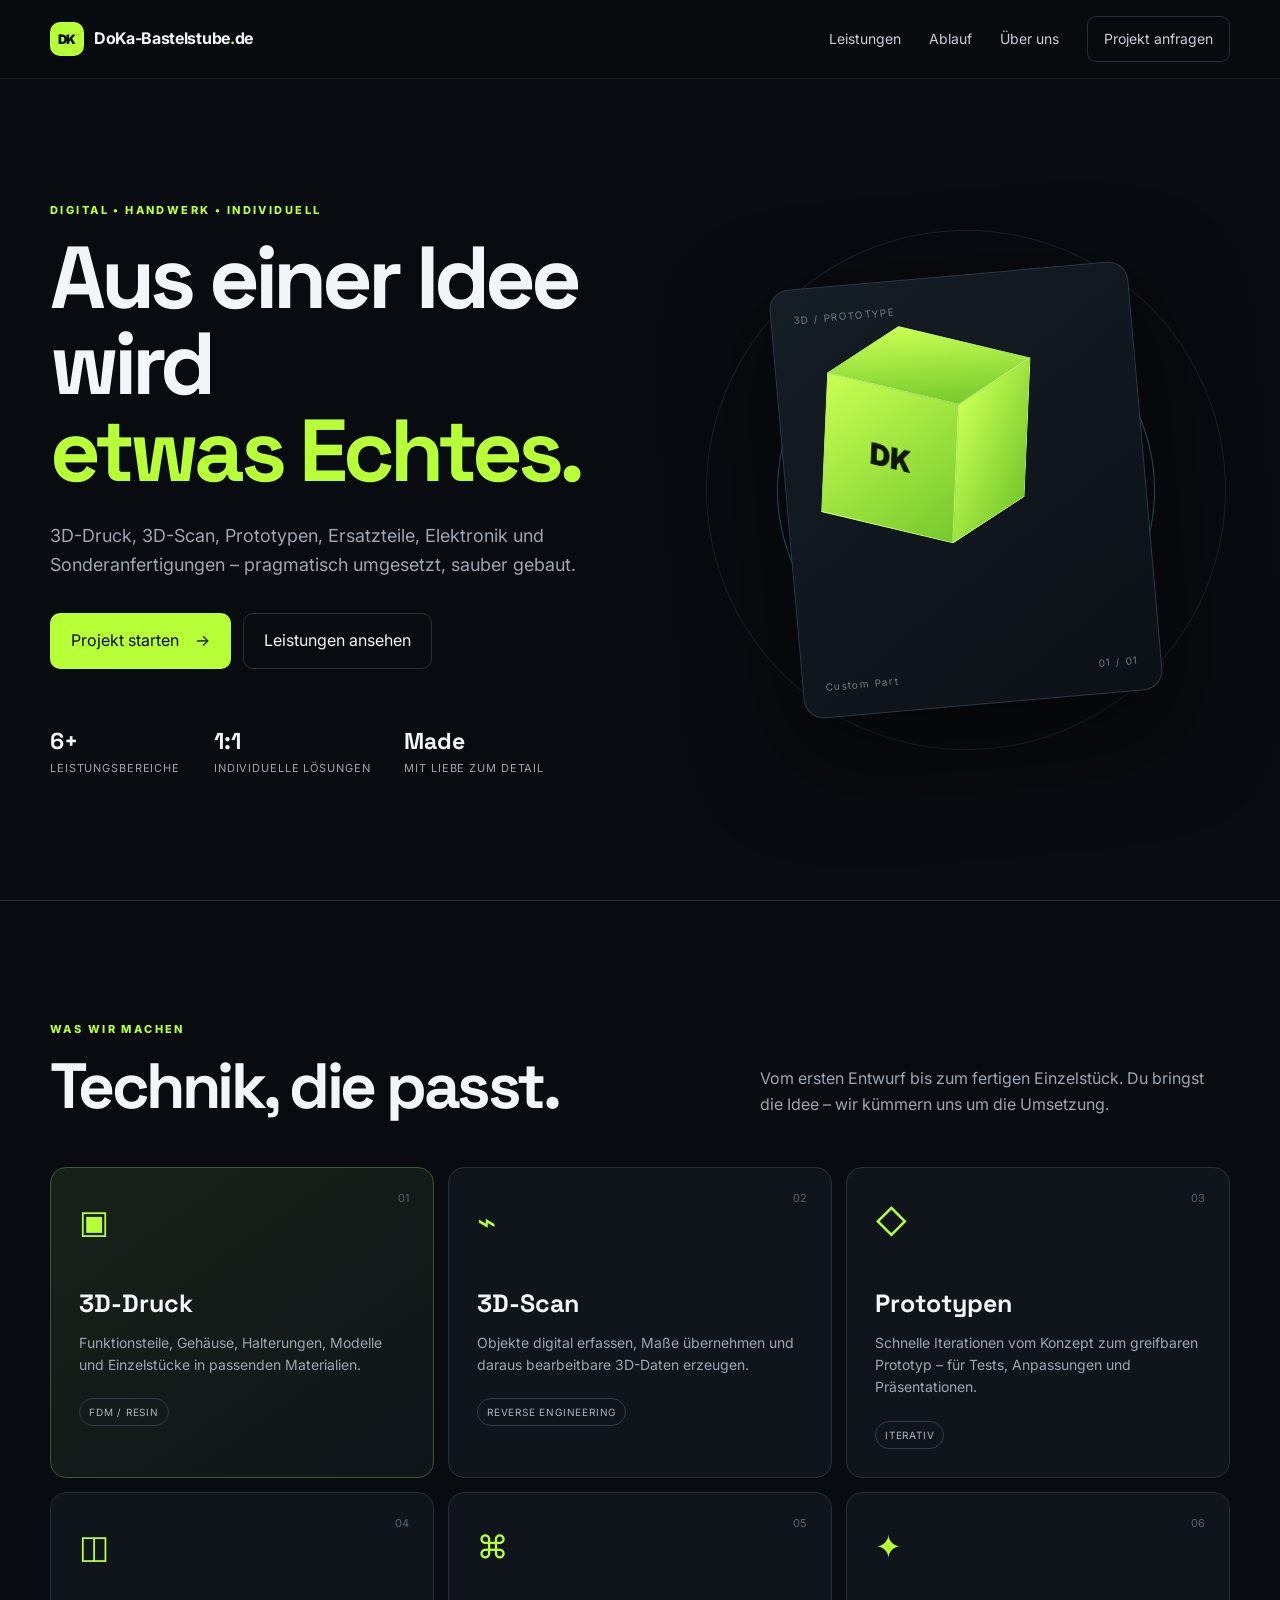
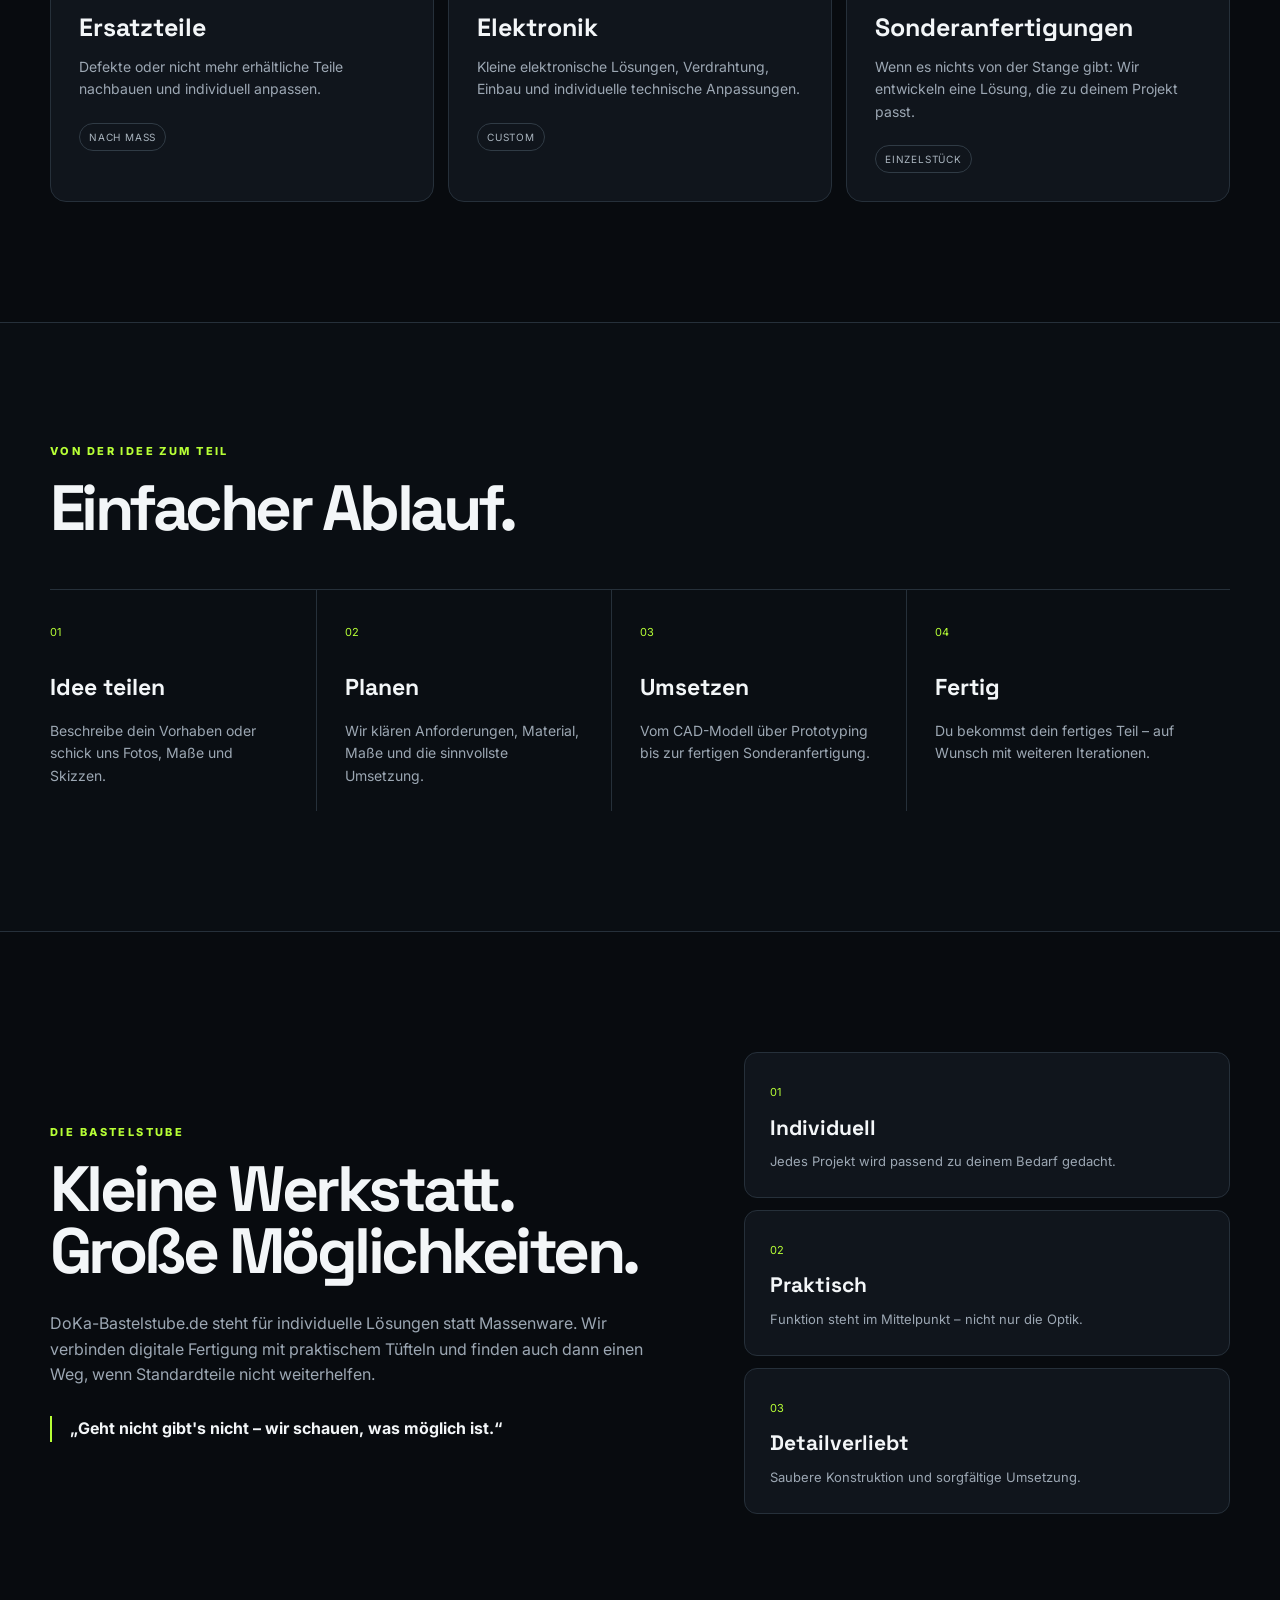
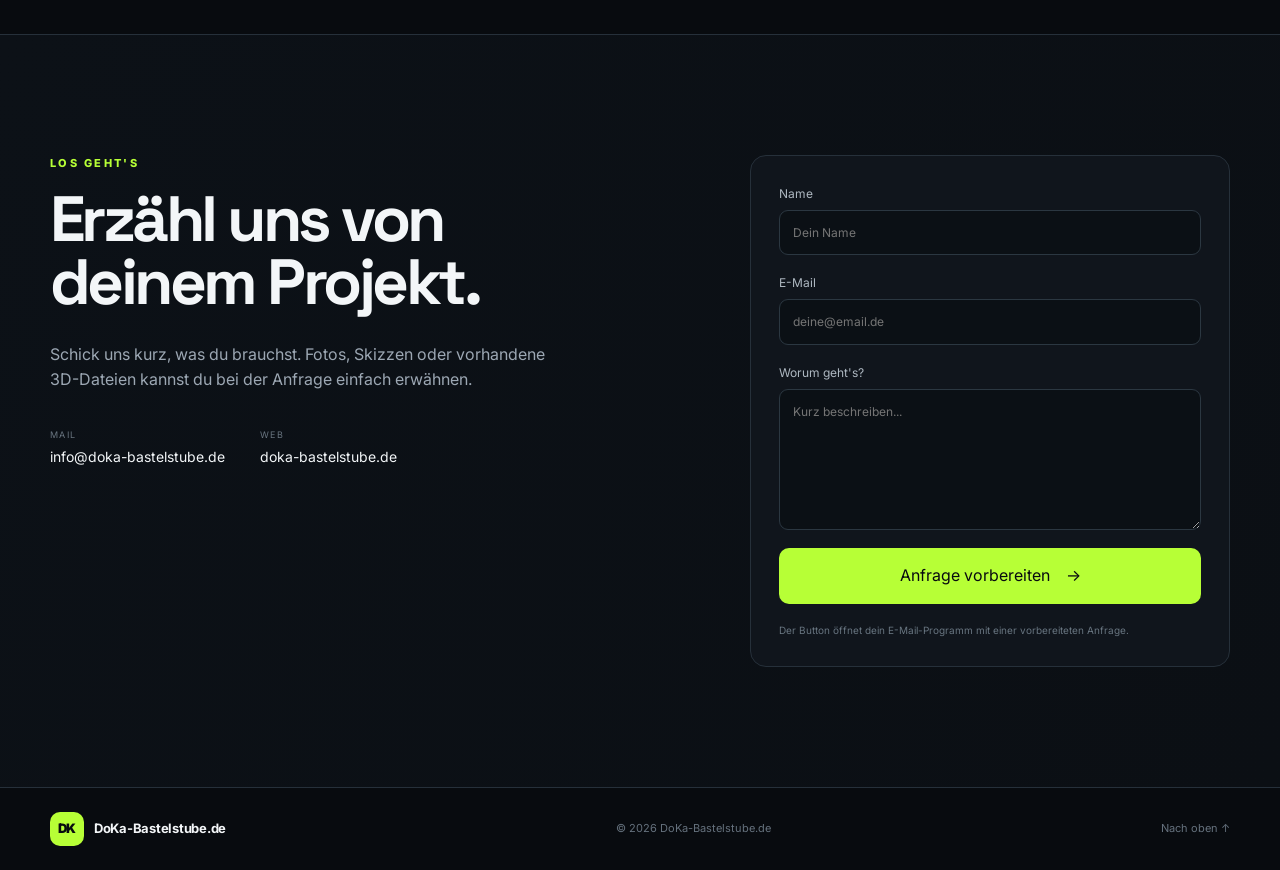
<file: index.html>
<!doctype html>
<html lang="de">
<head>
  <meta charset="utf-8">
  <meta name="viewport" content="width=device-width, initial-scale=1">
  <meta name="description" content="DoKa-Bastelstube.de – 3D-Druck, 3D-Scan, Prototypen, Ersatzteile, Elektronik und Sonderanfertigungen.">
  <meta name="theme-color" content="#0b0f14">
  <title>DoKa-Bastelstube.de | 3D-Druck & Sonderanfertigungen</title>
  <link rel="preconnect" href="https://fonts.googleapis.com">
  <link rel="preconnect" href="https://fonts.gstatic.com" crossorigin>
  <link href="https://fonts.googleapis.com/css2?family=Inter:wght@400;500;600;700;800&family=Space+Grotesk:wght@500;600;700&display=swap" rel="stylesheet">
  <link rel="stylesheet" href="style.css">
</head>
<body>
  <header class="site-header">
    <nav class="nav container">
      <a class="brand" href="#top" aria-label="DoKa-Bastelstube Startseite">
        <span class="brand-mark">DK</span>
        <span>DoKa-Bastelstube<span class="dot">.</span>de</span>
      </a>
      <button class="menu-toggle" aria-label="Menü öffnen" aria-expanded="false">☰</button>
      <div class="nav-links">
        <a href="#leistungen">Leistungen</a>
        <a href="#ablauf">Ablauf</a>
        <a href="#ueber-uns">Über uns</a>
        <a class="nav-cta" href="#kontakt">Projekt anfragen</a>
      </div>
    </nav>
  </header>

  <main id="top">
    <section class="hero">
      <div class="hero-grid container">
        <div class="hero-copy">
          <p class="eyebrow">DIGITAL • HANDWERK • INDIVIDUELL</p>
          <h1>Aus einer Idee wird<br><span>etwas Echtes.</span></h1>
          <p class="hero-text">
            3D-Druck, 3D-Scan, Prototypen, Ersatzteile, Elektronik und
            Sonderanfertigungen – pragmatisch umgesetzt, sauber gebaut.
          </p>
          <div class="hero-actions">
            <a class="button button-primary" href="#kontakt">Projekt starten <span>→</span></a>
            <a class="button button-ghost" href="#leistungen">Leistungen ansehen</a>
          </div>
          <div class="hero-facts">
            <div><strong>6+</strong><span>Leistungsbereiche</span></div>
            <div><strong>1:1</strong><span>individuelle Lösungen</span></div>
            <div><strong>Made</strong><span>mit Liebe zum Detail</span></div>
          </div>
        </div>

        <div class="hero-art" aria-label="Abstrakte Darstellung eines 3D-Druck-Objekts">
          <div class="glow"></div>
          <div class="wireframe">
            <span class="wf wf-1"></span><span class="wf wf-2"></span><span class="wf wf-3"></span>
            <span class="wf wf-4"></span><span class="wf wf-5"></span><span class="wf wf-6"></span>
          </div>
          <div class="model-card">
            <div class="model-top">3D / PROTOTYPE</div>
            <div class="cube">
              <div class="face front">DK</div><div class="face back"></div>
              <div class="face right"></div><div class="face left"></div>
              <div class="face top"></div><div class="face bottom"></div>
            </div>
            <div class="model-bottom"><span>Custom Part</span><span>01 / 01</span></div>
          </div>
        </div>
      </div>
    </section>

    <section id="leistungen" class="section">
      <div class="container">
        <div class="section-head">
          <div>
            <p class="eyebrow">WAS WIR MACHEN</p>
            <h2>Technik, die passt.</h2>
          </div>
          <p>Vom ersten Entwurf bis zum fertigen Einzelstück. Du bringst die Idee – wir kümmern uns um die Umsetzung.</p>
        </div>

        <div class="service-grid">
          <article class="service-card featured">
            <span class="service-number">01</span>
            <div class="service-icon">▣</div>
            <h3>3D-Druck</h3>
            <p>Funktionsteile, Gehäuse, Halterungen, Modelle und Einzelstücke in passenden Materialien.</p>
            <span class="tag">FDM / Resin</span>
          </article>
          <article class="service-card">
            <span class="service-number">02</span>
            <div class="service-icon">⌁</div>
            <h3>3D-Scan</h3>
            <p>Objekte digital erfassen, Maße übernehmen und daraus bearbeitbare 3D-Daten erzeugen.</p>
            <span class="tag">Reverse Engineering</span>
          </article>
          <article class="service-card">
            <span class="service-number">03</span>
            <div class="service-icon">◇</div>
            <h3>Prototypen</h3>
            <p>Schnelle Iterationen vom Konzept zum greifbaren Prototyp – für Tests, Anpassungen und Präsentationen.</p>
            <span class="tag">Iterativ</span>
          </article>
          <article class="service-card">
            <span class="service-number">04</span>
            <div class="service-icon">◫</div>
            <h3>Ersatzteile</h3>
            <p>Defekte oder nicht mehr erhältliche Teile nachbauen und individuell anpassen.</p>
            <span class="tag">Nach Maß</span>
          </article>
          <article class="service-card">
            <span class="service-number">05</span>
            <div class="service-icon">⌘</div>
            <h3>Elektronik</h3>
            <p>Kleine elektronische Lösungen, Verdrahtung, Einbau und individuelle technische Anpassungen.</p>
            <span class="tag">Custom</span>
          </article>
          <article class="service-card">
            <span class="service-number">06</span>
            <div class="service-icon">✦</div>
            <h3>Sonderanfertigungen</h3>
            <p>Wenn es nichts von der Stange gibt: Wir entwickeln eine Lösung, die zu deinem Projekt passt.</p>
            <span class="tag">Einzelstück</span>
          </article>
        </div>
      </div>
    </section>

    <section id="ablauf" class="section process-section">
      <div class="container">
        <div class="section-head">
          <div>
            <p class="eyebrow">VON DER IDEE ZUM TEIL</p>
            <h2>Einfacher Ablauf.</h2>
          </div>
        </div>
        <div class="process-grid">
          <div class="process-step"><span>01</span><h3>Idee teilen</h3><p>Beschreibe dein Vorhaben oder schick uns Fotos, Maße und Skizzen.</p></div>
          <div class="process-step"><span>02</span><h3>Planen</h3><p>Wir klären Anforderungen, Material, Maße und die sinnvollste Umsetzung.</p></div>
          <div class="process-step"><span>03</span><h3>Umsetzen</h3><p>Vom CAD-Modell über Prototyping bis zur fertigen Sonderanfertigung.</p></div>
          <div class="process-step"><span>04</span><h3>Fertig</h3><p>Du bekommst dein fertiges Teil – auf Wunsch mit weiteren Iterationen.</p></div>
        </div>
      </div>
    </section>

    <section id="ueber-uns" class="about section">
      <div class="container about-grid">
        <div class="about-panel">
          <p class="eyebrow">DIE BASTELSTUBE</p>
          <h2>Kleine Werkstatt.<br>Große Möglichkeiten.</h2>
          <p>DoKa-Bastelstube.de steht für individuelle Lösungen statt Massenware. Wir verbinden digitale Fertigung mit praktischem Tüfteln und finden auch dann einen Weg, wenn Standardteile nicht weiterhelfen.</p>
          <div class="quote">„Geht nicht gibt's nicht – wir schauen, was möglich ist.“</div>
        </div>
        <div class="specs">
          <div><span>01</span><strong>Individuell</strong><p>Jedes Projekt wird passend zu deinem Bedarf gedacht.</p></div>
          <div><span>02</span><strong>Praktisch</strong><p>Funktion steht im Mittelpunkt – nicht nur die Optik.</p></div>
          <div><span>03</span><strong>Detailverliebt</strong><p>Saubere Konstruktion und sorgfältige Umsetzung.</p></div>
        </div>
      </div>
    </section>

    <section id="kontakt" class="contact section">
      <div class="container contact-grid">
        <div>
          <p class="eyebrow">LOS GEHT'S</p>
          <h2>Erzähl uns von<br>deinem Projekt.</h2>
          <p>Schick uns kurz, was du brauchst. Fotos, Skizzen oder vorhandene 3D-Dateien kannst du bei der Anfrage einfach erwähnen.</p>
          <div class="contact-details">
            <div><span>MAIL</span><a href="mailto:info@doka-bastelstube.de">info@doka-bastelstube.de</a></div>
            <div><span>WEB</span><a href="https://doka-bastelstube.de">doka-bastelstube.de</a></div>
          </div>
        </div>
        <form class="contact-form" id="contactForm">
          <label>Name<input required name="name" placeholder="Dein Name"></label>
          <label>E-Mail<input required type="email" name="email" placeholder="deine@email.de"></label>
          <label>Worum geht's?<textarea required name="message" rows="6" placeholder="Kurz beschreiben..."></textarea></label>
          <button class="button button-primary" type="submit">Anfrage vorbereiten <span>→</span></button>
          <p class="form-note">Der Button öffnet dein E-Mail-Programm mit einer vorbereiteten Anfrage.</p>
        </form>
      </div>
    </section>
  </main>

  <footer>
    <div class="container footer-inner">
      <a class="brand" href="#top"><span class="brand-mark">DK</span><span>DoKa-Bastelstube.de</span></a>
      <span>© <span id="year"></span> DoKa-Bastelstube.de</span>
      <a href="#top">Nach oben ↑</a>
    </div>
  </footer>
  <script src="script.js"></script>
</body>
</html>
</file>
<file: style.css>
:root{
  --bg:#080b0f;--panel:#10151c;--panel2:#141b23;--text:#f3f6f8;--muted:#9ca7b3;
  --line:#26303a;--accent:#b7ff36;--accent2:#74d7ff;--max:1180px;
}
*{box-sizing:border-box}html{scroll-behavior:smooth}body{margin:0;background:var(--bg);color:var(--text);font-family:Inter,system-ui,sans-serif;line-height:1.6}
a{color:inherit;text-decoration:none}.container{width:min(calc(100% - 40px),var(--max));margin:auto}
.site-header{position:sticky;top:0;z-index:20;background:rgba(8,11,15,.82);backdrop-filter:blur(16px);border-bottom:1px solid rgba(255,255,255,.06)}
.nav{height:78px;display:flex;align-items:center;justify-content:space-between}.brand{display:flex;align-items:center;gap:10px;font-weight:700;letter-spacing:-.02em}.brand-mark{display:grid;place-items:center;width:34px;height:34px;border-radius:10px;background:var(--accent);color:#080b0f;font-size:13px;font-weight:900}.dot{color:var(--accent)}
.nav-links{display:flex;align-items:center;gap:28px;font-size:14px;color:#c8d0d8}.nav-links a:hover{color:var(--accent)}.nav-cta{padding:11px 16px;border:1px solid var(--line);border-radius:9px}.nav-cta:hover{border-color:var(--accent)}
.menu-toggle{display:none;background:none;border:0;color:var(--text);font-size:26px}
.hero{min-height:calc(100vh - 78px);display:grid;align-items:center;border-bottom:1px solid var(--line);overflow:hidden}.hero-grid{display:grid;grid-template-columns:1.05fr .95fr;gap:70px;align-items:center;padding:80px 0}
.eyebrow{font-size:11px;letter-spacing:.22em;color:var(--accent);font-weight:800;margin:0 0 16px}.hero h1,h2{font-family:"Space Grotesk",sans-serif;letter-spacing:-.055em;line-height:.98;margin:0}.hero h1{font-size:clamp(50px,7vw,88px)}.hero h1 span{color:var(--accent)}.hero-text{font-size:18px;color:var(--muted);max-width:620px;margin:28px 0 34px}.hero-actions{display:flex;gap:12px;flex-wrap:wrap}.button{display:inline-flex;align-items:center;justify-content:center;gap:16px;border-radius:10px;padding:14px 20px;font-weight:800;border:1px solid transparent;cursor:pointer;font:inherit}.button-primary{background:var(--accent);color:#080b0f}.button-primary:hover{filter:brightness(1.08);transform:translateY(-1px)}.button-ghost{border-color:var(--line);color:var(--text)}.button-ghost:hover{border-color:#5c6976}
.hero-facts{display:flex;gap:34px;margin-top:54px}.hero-facts div{display:flex;flex-direction:column}.hero-facts strong{font-family:"Space Grotesk";font-size:23px}.hero-facts span{font-size:11px;color:var(--muted);text-transform:uppercase;letter-spacing:.08em}
.hero-art{min-height:540px;position:relative;display:grid;place-items:center}.glow{position:absolute;width:360px;height:360px;background:radial-gradient(circle,rgba(183,255,54,.20),transparent 65%);filter:blur(8px)}.wireframe{position:absolute;width:520px;height:520px;border:1px solid rgba(116,215,255,.12);border-radius:50%;transform:rotate(20deg)}.wf{position:absolute;border:1px solid rgba(116,215,255,.12);border-radius:50%;inset:70px}.wf-2{inset:140px}.wf-3{inset:210px}.wf-4{transform:rotate(60deg)}.wf-5{transform:rotate(120deg)}.wf-6{transform:rotate(30deg)}
.model-card{width:360px;height:430px;background:linear-gradient(145deg,#151d25,#0c1117);border:1px solid #2c3945;border-radius:20px;padding:22px;position:relative;box-shadow:0 35px 100px rgba(0,0,0,.5);transform:rotate(-5deg)}.model-top,.model-bottom{display:flex;justify-content:space-between;color:#6f7c88;font-size:10px;letter-spacing:.14em}.model-bottom{position:absolute;bottom:22px;left:22px;right:22px}.cube{position:absolute;inset:90px 55px 75px;transform:rotateX(-18deg) rotateY(-30deg) rotateZ(8deg);transform-style:preserve-3d}.face{position:absolute;width:150px;height:150px;background:linear-gradient(135deg,#c8ff54,#76c92b);border:1px solid rgba(255,255,255,.25);display:grid;place-items:center;color:#10150c;font-weight:900;font-size:32px}.front{transform:translateZ(75px)}.back{transform:rotateY(180deg) translateZ(75px)}.right{transform:rotateY(90deg) translateZ(75px)}.left{transform:rotateY(-90deg) translateZ(75px)}.top{transform:rotateX(90deg) translateZ(75px)}.bottom{transform:rotateX(-90deg) translateZ(75px)}
.section{padding:120px 0;border-bottom:1px solid var(--line)}.section-head{display:flex;justify-content:space-between;gap:60px;align-items:end;margin-bottom:50px}.section-head h2,.about h2,.contact h2{font-size:clamp(42px,5vw,64px)}.section-head>p{max-width:470px;color:var(--muted);margin:0}
.service-grid{display:grid;grid-template-columns:repeat(3,1fr);gap:14px}.service-card{position:relative;background:var(--panel);border:1px solid var(--line);border-radius:16px;padding:28px;min-height:285px;transition:.25s}.service-card:hover{transform:translateY(-5px);border-color:#485662}.service-card.featured{background:linear-gradient(145deg,#172118,#10151a);border-color:#3e5830}.service-number{position:absolute;top:22px;right:24px;color:#56626d;font-size:11px}.service-icon{font-size:32px;color:var(--accent);margin-bottom:35px}.service-card h3{font-family:"Space Grotesk";font-size:25px;margin:0 0 9px}.service-card p{color:var(--muted);font-size:14px;margin:0 0 22px}.tag{display:inline-block;border:1px solid #303b45;border-radius:100px;padding:5px 9px;color:#aab5bf;font-size:10px;text-transform:uppercase;letter-spacing:.08em}
.process-section{background:#0a0e13}.process-grid{display:grid;grid-template-columns:repeat(4,1fr);gap:0;border-top:1px solid var(--line)}.process-step{padding:28px 28px 10px 0;border-right:1px solid var(--line);margin-right:28px}.process-step:last-child{border-right:0}.process-step span{font-size:11px;color:var(--accent)}.process-step h3{font-family:"Space Grotesk";font-size:23px;margin:25px 0 8px}.process-step p{color:var(--muted);font-size:14px}
.about-grid{display:grid;grid-template-columns:1.1fr .9fr;gap:100px;align-items:center}.about-panel>p:not(.eyebrow){color:var(--muted);max-width:650px;margin:28px 0}.quote{border-left:2px solid var(--accent);padding-left:18px;font-weight:700}.specs{display:grid;gap:12px}.specs div{padding:25px;border:1px solid var(--line);border-radius:13px;background:var(--panel)}.specs span{color:var(--accent);font-size:11px}.specs strong{display:block;font-family:"Space Grotesk";font-size:21px;margin:7px 0}.specs p{margin:0;color:var(--muted);font-size:13px}
.contact{background:linear-gradient(120deg,#0c1117,#0b0f14)}.contact-grid{display:grid;grid-template-columns:1fr .8fr;gap:100px}.contact-grid>div>p:not(.eyebrow){color:var(--muted);max-width:520px;margin:28px 0}.contact-details{display:flex;gap:35px;margin-top:35px}.contact-details div{display:flex;flex-direction:column;gap:4px}.contact-details span{font-size:9px;color:#697580;letter-spacing:.16em}.contact-details a{font-size:14px}.contact-details a:hover{color:var(--accent)}.contact-form{background:var(--panel);border:1px solid var(--line);border-radius:16px;padding:28px;display:grid;gap:18px}.contact-form label{font-size:12px;color:#aeb8c1;display:grid;gap:7px}.contact-form input,.contact-form textarea{width:100%;border:1px solid #2b3741;background:#0b1015;color:var(--text);border-radius:9px;padding:12px 13px;font:inherit;outline:none}.contact-form input:focus,.contact-form textarea:focus{border-color:var(--accent)}.form-note{font-size:10px;color:#687580;margin:0}
footer{padding:24px 0}.footer-inner{display:flex;align-items:center;justify-content:space-between;color:#65717d;font-size:11px}.footer-inner .brand{color:var(--text);font-size:13px}.footer-inner a:last-child:hover{color:var(--accent)}
@media(max-width:900px){.hero-grid,.about-grid,.contact-grid{grid-template-columns:1fr;gap:45px}.hero-art{min-height:450px}.service-grid{grid-template-columns:repeat(2,1fr)}.process-grid{grid-template-columns:repeat(2,1fr)}.process-step:nth-child(2){border-right:0}.contact-grid{gap:50px}}
@media(max-width:650px){.container{width:min(calc(100% - 28px),var(--max))}.nav{height:68px}.menu-toggle{display:block}.nav-links{display:none;position:absolute;top:68px;left:0;right:0;padding:18px 14px;background:#0b0f14;border-bottom:1px solid var(--line);flex-direction:column;align-items:stretch}.nav-links.open{display:flex}.nav-links a{padding:10px}.hero-grid{padding:65px 0}.hero h1{font-size:49px}.hero-text{font-size:16px}.hero-facts{gap:18px;flex-wrap:wrap;margin-top:38px}.hero-art{min-height:380px}.model-card{width:300px;height:365px}.cube{inset:78px 45px 62px}.face{width:125px;height:125px}.front{transform:translateZ(62px)}.back{transform:rotateY(180deg) translateZ(62px)}.right{transform:rotateY(90deg) translateZ(62px)}.left{transform:rotateY(-90deg) translateZ(62px)}.top{transform:rotateX(90deg) translateZ(62px)}.bottom{transform:rotateX(-90deg) translateZ(62px)}.wireframe{width:380px;height:380px}.service-grid,.process-grid{grid-template-columns:1fr}.process-step{border-right:0;border-bottom:1px solid var(--line);margin:0;padding:25px 0}.section{padding:80px 0}.section-head{display:block}.section-head>p{margin-top:20px}.contact-details{flex-direction:column;gap:16px}.footer-inner{gap:15px;flex-wrap:wrap}}
</file>
